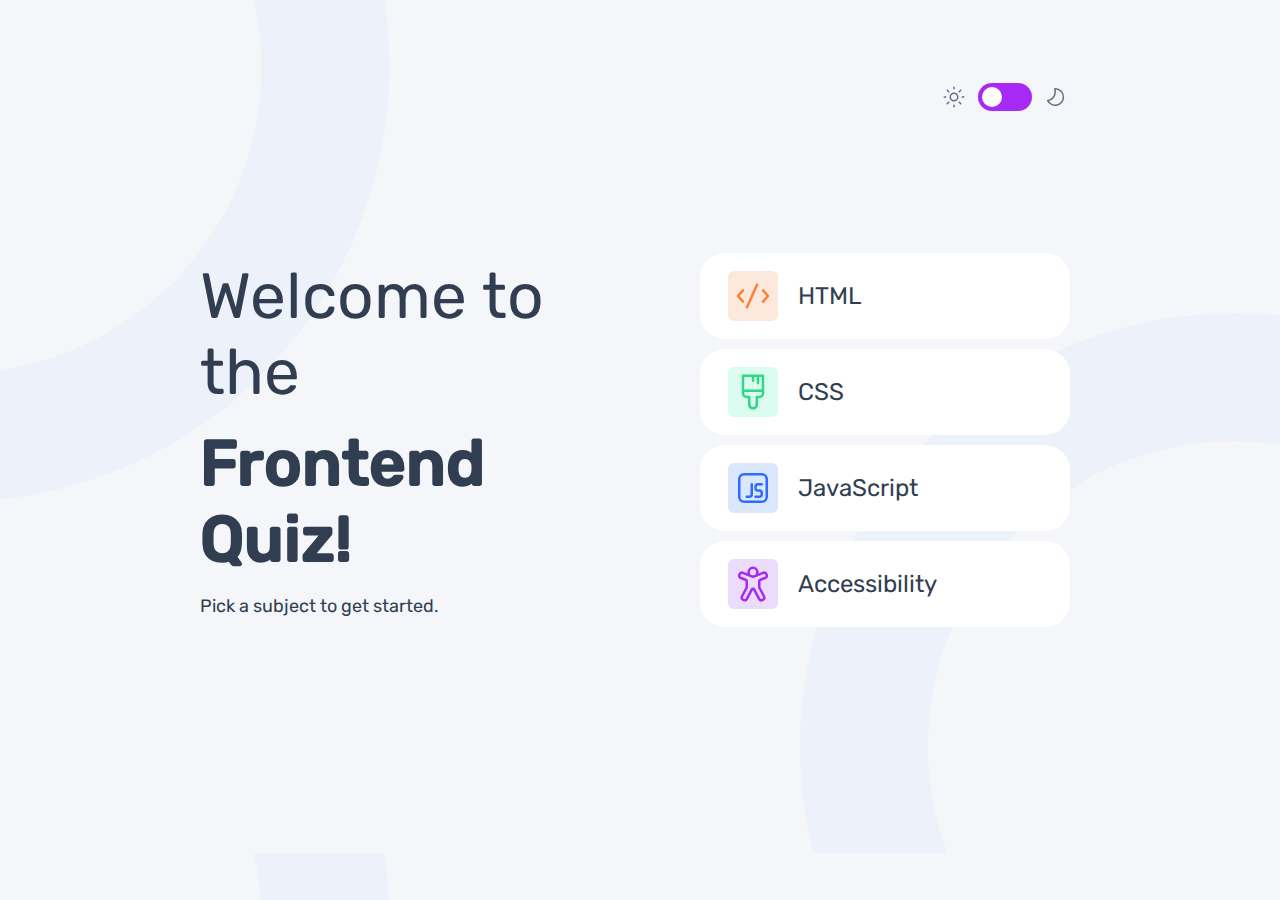
<file: index.html>
<!DOCTYPE html>
<html lang="en">
<head>
  <meta charset="UTF-8">
  <meta name="viewport" content="width=device-width, initial-scale=1.0">

  <link rel="icon" type="image/png" sizes="32x32" href="./src/assets/images/favicon-32x32.png">
  <link rel="stylesheet" href="./src/styles.css">
  
  <title>Frontend Mentor | Frontend quiz app</title>
</head>
<body>
  <div class="container">
    <header>
      <div class="toggle-container">
        <img src="./src/assets/images/icon-sun-dark.svg" alt="Light color">
        <label class="switch">
          <input type="checkbox">
          <span class="slider round"></span>
        </label>
        <img src="./src/assets/images/icon-moon-dark.svg" alt="Dark color">
      </div>
    </header>
    <div class="main">
      <p class="title">
        Welcome to the 
      </p>
      <p class="title"><strong>Frontend Quiz!</strong></p>
      <p class="small-letters">Pick a subject to get started.</p>
    </div>
    
    <aside>
      <div class="vertical-menu">
        <a href="./src/question.html?quiz-subject=html" tabindex="1">
          <div class="menu-item-container">
            <div class="html-icon">
              <img src="./src/assets/images/icon-html.svg">
            </div>
            <div class="medium-text"> HTML </div>
          </div>
        </a>
        <a href="./src/question.html?quiz-subject=css" tabindex="2">
          <div class="menu-item-container">
            <div class="css-icon">
              <img src="./src/assets/images/icon-css.svg">
            </div>
            <div class="medium-text"> CSS </div>
          </div>
        </a>
        <a href="./src/question.html?quiz-subject=javascript" tabindex="3">
          <div class="menu-item-container">
            <div class="js-icon">
              <img src="./src/assets/images/icon-js.svg">
            </div>
            <div class="medium-text"> JavaScript </div>
          </div>
        </a>
        <a href="./src/question.html?quiz-subject=accessibility" tabindex="4">
          <div class="menu-item-container">
            <div class="accessibility-icon">
              <img src="./src/assets/images/icon-accessibility.svg">
            </div>
            <div class="medium-text"> Accessibility </div>
          </div>
        </a>
      </div>
    </aside>
  </div>
</body>
</html>
</file>
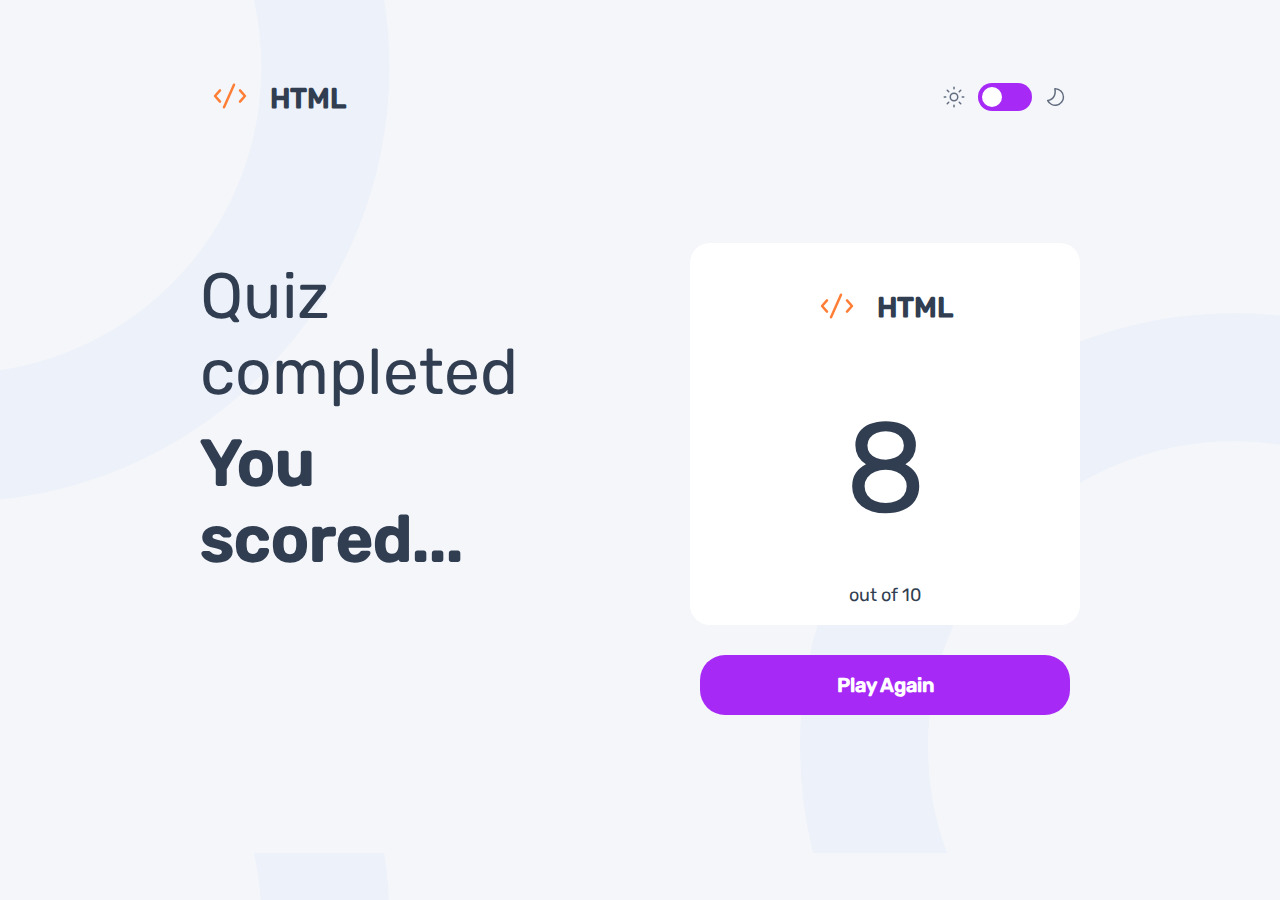
<file: src/completed.html>
<!DOCTYPE html>
<html lang="en">
<head>
  <meta charset="UTF-8">
  <meta name="viewport" content="width=device-width, initial-scale=1.0">

  <link rel="icon" type="image/png" sizes="32x32" href="./assets/images/favicon-32x32.png">
  <link rel="stylesheet" href="styles.css">
  <script src="https://code.jquery.com/jquery-3.7.1.min.js"></script>
  <script type="text/javascript" src="completed.js"></script>
  
  <title>Frontend Mentor | Frontend quiz app</title>
</head>
<body>
  <div class="container">
    <header>
      <div class="header-container">
        <div class="subject-icon"><img src="./assets/images/icon-html.svg"></div>
        <div id="subject-label" class="medium-text"><h3>HTML</h3></div>
      </div>
      <div class="toggle-container">
        <img src="./assets/images/icon-sun-dark.svg" alt="Light color">
        <label class="switch">
          <input type="checkbox">
          <span class="slider round"></span>
        </label>
        <img src="./assets/images/icon-moon-dark.svg" alt="Dark color">
      </div>
    </header>
    <div class="main">
      
    <p class="title">
      Quiz completed
    </p>
    <p class="title"><strong> You scored...</strong></p>
    </div>
    
    <aside>
      <div class="result-container">
        <div class="header-container">
          <div class="subject-icon"><img src="./assets/images/icon-html.svg"></div>
          <div id="subject-label" class="medium-text"><h3>HTML</h3></div>
        </div>
        <div id="score-value">
          8
        </div>
        <div id="score-text" class="small-letters">
          <!-- score --> out of 10
        </div>
      </div>
      
      <div class="vertical-menu">
        <a href="./../index.html" id="submit-button" tabindex="1">
          <div>
            <strong>Play Again</strong>
          </div>
        </a>
      </div>
    </aside>
  </div>
</body>
</html>
</file>
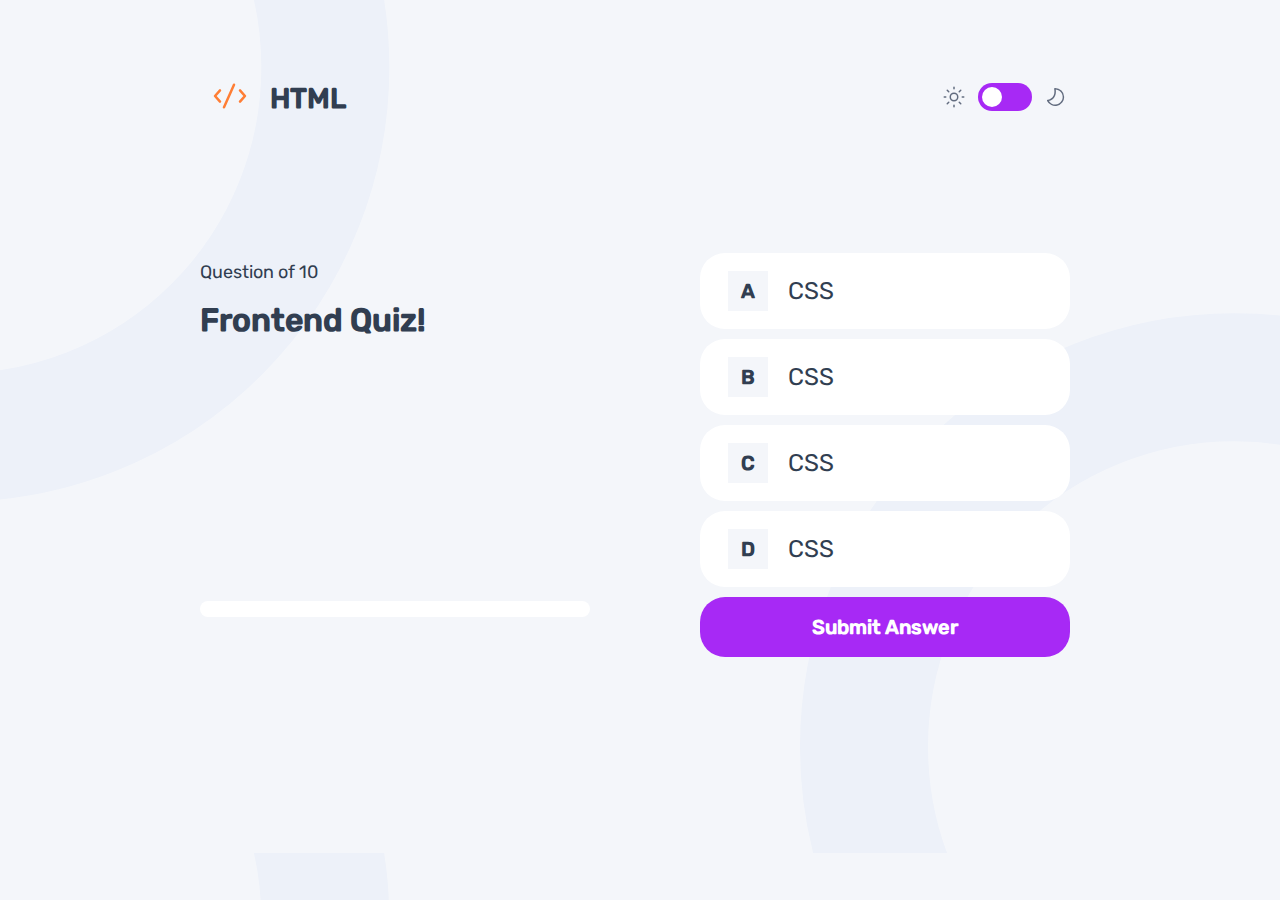
<file: src/question.html>
<!DOCTYPE html>
<html lang="en">
<head>
  <meta charset="UTF-8">
  <meta name="viewport" content="width=device-width, initial-scale=1.0">

  <link rel="icon" type="image/png" sizes="32x32" href="./assets/images/favicon-32x32.png">
  <link rel="stylesheet" href="styles.css">
  <script src="https://code.jquery.com/jquery-3.7.1.min.js"></script>
  <script type="text/javascript" src="index.js"></script>
  
  <title>Frontend Mentor | Frontend quiz app</title>
</head>
<body>
  <div class="container">
    <header>
      <div class="header-container">
        <div class="subject-icon"><img src="./assets/images/icon-html.svg"></div>
        <div id="subject-label" class="medium-text"><h3>HTML</h3></div>
      </div>
      <div class="toggle-container">
        <img src="./assets/images/icon-sun-dark.svg" alt="Light color">
        <label class="switch">
          <input type="checkbox">
          <span class="slider round"></span>
        </label>
        <img src="./assets/images/icon-moon-dark.svg" alt="Dark color">
      </div>
    </header>
    <div class="main">
      <p class="small-letters" id="question-number">Question <!-- number --> of 10</p>
      <div class="question">
        <p class="question-title"><strong id="question-value">Frontend Quiz!</strong></p>
      </div>
      <div class="progress-bar">
        <div class="progress-value"></div>
      </div>
    </div>
    
    <aside>
      <div class="vertical-menu">
        <a href="#" id="option-1" tabindex="1">
          <div class="menu-item-container">
            <div class="option-icon">
              <strong>A</strong>
            </div>
            <div id="option-text-1" class="medium-text"> CSS </div>            
          </div>
        </a>
        <a href="#" id="option-2" tabindex="2">
          <div class="menu-item-container">
            <div class="option-icon">
              <strong>B</strong>
            </div>
            <div id="option-text-2" class="medium-text"> CSS </div>            
          </div>
        </a>
        <a href="#" id="option-3" tabindex="3">
          <div class="menu-item-container">
            <div class="option-icon">
              <strong>C</strong>
            </div>
            <div id="option-text-3" class="medium-text"> CSS </div>
          </div>
        </a>
        <a href="#" id="option-4" tabindex="4">
          <div class="menu-item-container">
            <div class="option-icon">
              <strong>D</strong>
            </div>
            <div id="option-text-4" class="medium-text"> CSS </div>
          </div>
        </a>
        <a href="#" id="submit-button" tabindex="5">
          <div>
            <strong>Submit Answer</strong>
          </div>
        </a>
      </div>
    </aside>
  </div>
</body>
</html>
</file>
<file: src/styles.css>
@font-face {
    font-family: Rubik;
    src: url('./assets/fonts/static/Rubik-Regular.ttf') format('truetype');
    font-weight: normal;
    font-style: normal;
}

@font-face {
    font-family: Rubik;
    src: url('./assets/fonts/static/Rubik-Italic.ttf') format('truetype');
    font-weight: normal;
    font-style: italic;
}

@font-face {
    font-family: Rubik;
    src: url('./assets/fonts/static/Rubik-Medium.ttf') format('truetype');
    font-weight: 500;
    font-style: normal;
}

/* layout structure */
body {
    font-family: Rubik;
    color: #313E51;

    background-image: url("./assets/images/pattern-background-desktop-light.svg");
    background-repeat: repeat;
    background-size: cover;
    background-origin: content-box;
    background-color: #F4F6FA;
}

header {
    grid-area: header;
    height: 15vh;
    display: flex;
    align-items: flex-end;
}

.main {
    grid-area: main;
}

aside {
    grid-area: aside;
}

/* Responsive settings*/
.container {
    display: grid;
    grid-template-columns: 1fr 1fr;
    grid-template-areas:
    "header header"
    "main aside";
    grid-gap: 100px;
}

@media (min-width: 851px) {
    header {
        margin: 0 12em;
    }
    .main {
        margin-left: 12em;
    }
    aside {
        margin-right: 12em;
    }
    .question {
        height: 300px;
    }
}

@media (max-width: 850px) {
    .body {
        background-image: url("./assets/images/pattern-background-tablet-light.svg");
        background-repeat: no-repeat;
        background-size: cover;
    }
    .container {
        grid-template-columns: 1fr;
        grid-template-areas:
        "header"
        "main"
        "aside";
        grid-gap: 4vh;
    }
    header {
        height: 10vh;
    }
    .question-title {
        font-size: xx-large !important;
    }
    .medium-text {
        font-size: x-large !important;
    }
    .small-letters {
        font-size: x-large !important;
    }
}

@media (max-width: 600px) {
    .body {
        background-image: url("./assets/images/pattern-background-mobile-light.svg");
        background-repeat: no-repeat;
        background-size: cover;
    }
    header {
        height: 8vh;
    }
    .title {
        font-size: xx-large !important;
    }
    .question-title {
        font-size: x-large !important;
    }
    .medium-text {
        font-size: large !important;
    }

    .toggle-container {
        margin-bottom: 1.2em !important;
    }

    #score-value {
        font-size: 7em !important;
        text-align: center;
        margin: 10px 20px !important;
    }
}

/* Header styles*/
.header-container {
    display: flex;
    align-items: center;
    justify-content: center;
}

.header-container div {
    margin: 0 10px;
}

/*Font sizes*/
.title {
    font-size: 4em;
    margin: 15px 0;
}

.question-title {
    font-size: xx-large;
    margin: 15px 0;
}

.medium-text {
    font-size: x-large;
}

.small-letters {
    font-size: large;
}

/* Menu for question options */
.vertical-menu {
    width: 100%;
}

.vertical-menu a {
    background-color: white;
    color: inherit;
    display: block;
    margin: 10px;
    padding: 18px;
    text-decoration: none;
    font-size: 20px;
    border-radius: 25px;
    cursor: pointer;
}

.vertical-menu a:hover .option-icon {
    background-color: #efdafc;
    color: #A729F5;
}

.vertical-menu a:active .option-icon {
    background-color: #A729F5;
    color: white;
}

.vertical-menu a#submit-button {
    background-color: #A729F5;
    color: white;
    text-align: center;
}

.vertical-menu a#submit-button:hover {
    background-color: #d99cff;
}

.menu-item-container {
    display: flex;
    align-items: center;
}

.menu-item-container div {
    margin: 0 10px;
}

.option-icon {
    height: 40px;
    width: 40px;
    background-color: #F4F6FA;
    display: flex;
    align-items: center;
    justify-content: center;
}

.option-icon strong {
    color: inherit;
    text-align: center;
}

/* Icons container */
.html-icon, .css-icon, .js-icon, .accessibility-icon {
    border-radius: 6px;
    height: 50px;
    width: 50px;
    display: flex;
    align-items: center;
    justify-content: center;
}

.html-icon {
    background-color: rgb(253, 233, 219);
}

.css-icon {
    background-color: rgb(219, 253, 240);
}

.js-icon {
    background-color: rgb(219, 231, 253);
}

.accessibility-icon {
    background-color: rgb(235, 219, 253);
}

/* Submit button*/
.submit-button {
    padding: 0;
    background-color: #A729F5;
    color: white;
}

.submit-button:disabled {
    background-color: #e1bcf8;
}

/* Select option and validations*/
.error-icon {
    height: 22px;
    width: 22px;
    color: #EE5454;
    border: solid 2px #EE5454;
    border-radius: 50%;
    display: flex;
    justify-content: center;
    align-items: flex-end;
    margin-left: auto !important;
}
 
#error-message div {
    margin: 6px !important;
}

.error-message-label {
    color: #EE5454;
    font-size: 20px;
}

.correct-icon {
    height: 22px;
    width: 22px;
    color: #26D782;
    border: solid 2px #26D782;
    border-radius: 50%;
    display: flex;
    justify-content: center;
    align-items: center;
    font-size: 18px;
    margin-left: auto !important;
}

.correct-answer {
    border: solid 3px #26D782;
}

.wrong-answer {
    border: solid 3px #EE5454;
}

.correct-color {
    background-color: #26D782;
    color: white;
}

.error-color {
    background-color: #EE5454;
    color: white;
}

.selected-option {
    border: solid 3px #A729F5;
}

.selected-option .option-icon {
    background-color: #A729F5;
    color: white;
}

/* Progress status*/
.progress-bar {
    border-radius: 25px;
    height: 12px;
    background-color: white;
    padding: 2px;
}

.progress-value {
    border-radius: 25px;
    height: 8px;
    background-color: #A729F5;
    width: 0%;
}

/* Result page styles*/
.result-container {
    height: 38vh;
    background-color: white;
    margin-bottom: 30px;
    border-radius: 20px;
    padding: 20px;
}

#score-value {
    font-size: 8em;
    text-align: center;
    margin: 40px 20px;
}

#score-text {
    text-align: center;
    margin: 20px;
}

/* Toggle */
.toggle-container {
    display: flex;
    align-items: center;
    justify-content: center;
    float: right;
    margin-left: auto;
    margin-bottom: 2em;
}

.toggle-container img {
    margin: 0 12px;
}

.switch {
    position: relative;
    display: inline-block;
    width: 54px;
    height: 28px;
}
  
.switch input {
    opacity: 0;
    width: 0;
    height: 0;
}

.slider {
    position: absolute;
    cursor: pointer;
    top: 0;
    left: 0;
    right: 0;
    bottom: 0;
    background-color: #A729F5;
    -webkit-transition: .4s;
    transition: .4s;
}

.slider:before {
    position: absolute;
    content: "";
    height: 20px;
    width: 20px;
    left: 4px;
    bottom: 4px;
    background-color: white;
    -webkit-transition: .4s;
    transition: .4s;
}

input:checked+.slider {
    background-color: #A729F5;
}

input:focus+.slider {
    box-shadow: 0 0 1px #A729F5;
}

input:checked+.slider:before {
    -webkit-transform: translateX(26px);
    -ms-transform: translateX(26px);
    transform: translateX(26px);
}

.slider.round {
    border-radius: 34px;
}

.slider.round:before {
    border-radius: 50%;
}
</file>
